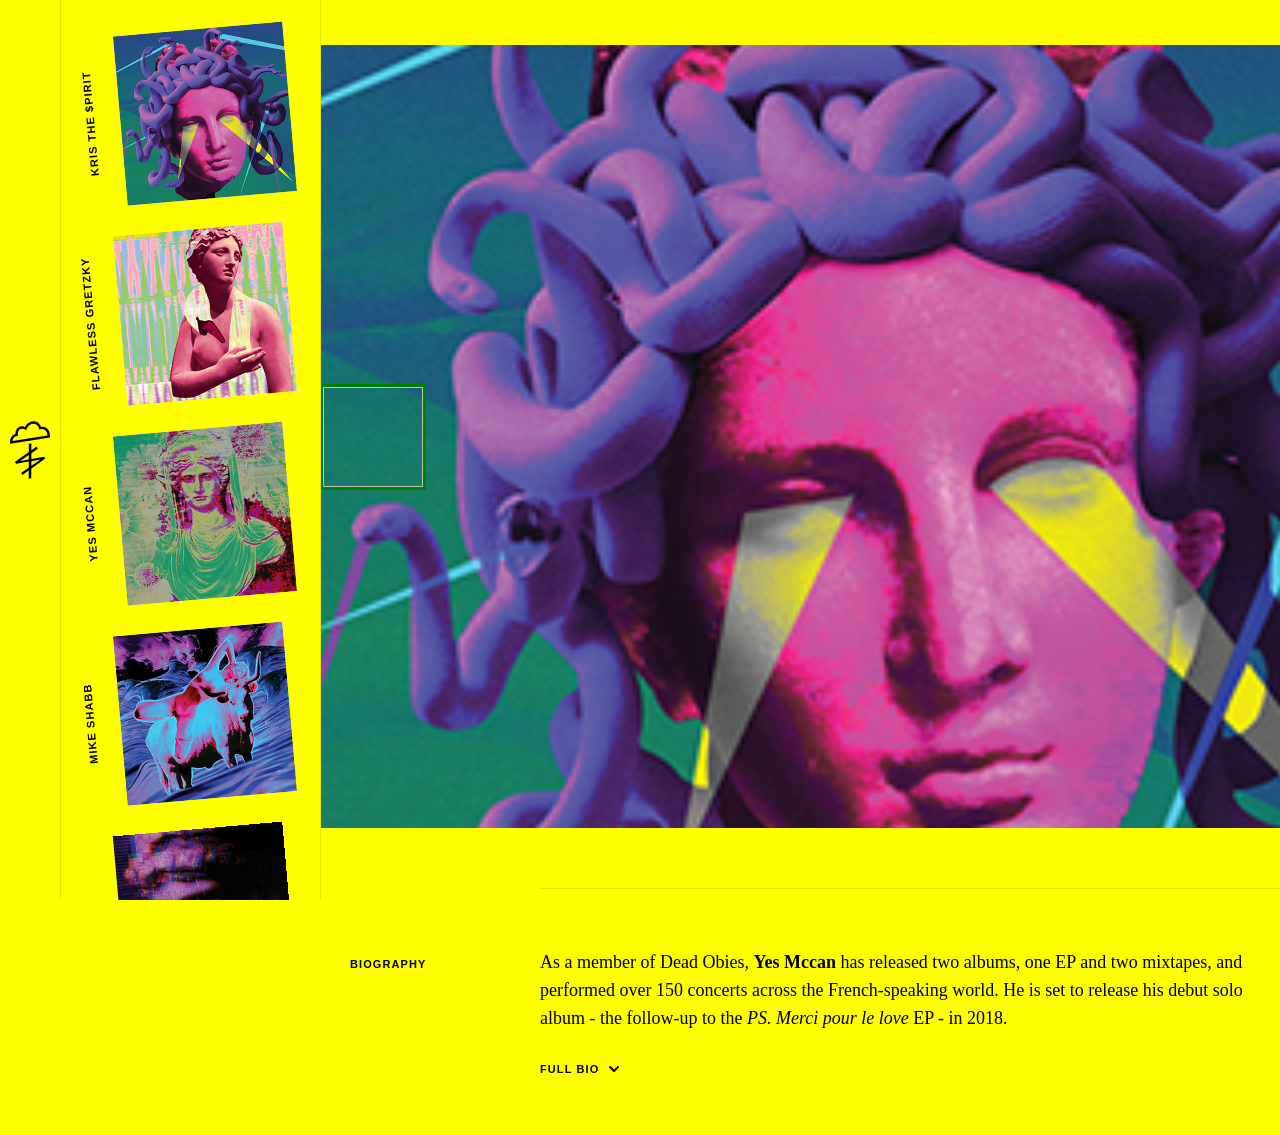
<file: test3.html>
<!doctype html>
<html data-all-langs="en,fr" lang="en"><head>
<link rel="stylesheet" type="text/css" href="./workspace/assets/css/mir.min.1.2.0.65.css">
<link rel="stylesheet" type="text/css" href="./workspace/assets/css/Dana3.css">

</head>
<body class="en page-artists-detail site-base-color body-ready" data-version="1.2.0.65">

<a href="#site-nav" class="visually-hidden">Skip to navigation</a><a href="#site-pages" class="visually-hidden">Skip to content</a><div class="padding-left-broadest" id="site">


<div id="Dana_left_Menus">
<header class="header overflow-hidden fixed left top bottom z-index-100 border-right-slimmest border-right-solid border-color-grey bg-color-white width-broadest js-site-header" role="menubar"><div data-change-state-action="toggle" data-change-state-click="nav-open" data-change-state-click-target=".js-site-header" class="header-toggler flexbox flex-column flex-center absolute left top bottom z-index-5 color-black js-change-state-click js-menu-toggle-btn"><i class="header-toggler-icon border-box block padding-thinnest width-broadest height-large max-height-full">


<svg xmlns="http://www.w3.org/2000/svg" version="1.1" width="50.2" height="72" viewBox="0 0 50.2 72" class="line-height-0 valign-top width-full height-full block"><g><path fill="currentColor" d="M48.2,11c-1.7-2.8-4.1-4.2-7.4-4.2c-0.5,0-1.2,0-1.8,0.2l-0.1,0l0-0.1c-1-3.3-4.1-7.1-9.4-7.1C22,0,19.1,6.6,18.9,6.9      l0,0.1l-0.1,0c-1-0.5-2-0.7-3.3-0.7c-2.2,0-4.3,0.7-5.8,2c-2.1,1.8-3.1,4.5-2.8,7.5l0,0.1l-0.1,0C4.5,16.4,0,19.4,0,26.4v1.9      l50.2-8v-1.4C50.2,16,49.5,13.1,48.2,11z M46.9,17.7l-43.7,7l0-0.1c0-0.9,0.4-5.5,6.7-6.6l0.1,0l0-0.1c0,0-0.8-4.4,1.2-6.8      c1-1.2,2.5-1.9,4.2-1.9c1.6,0,3.3,0.6,4.9,1.7l0.1,0.1l0-0.1c0-0.1,2.3-8,9.1-8c6.3,0,7.4,7.4,7.4,7.5l0,0.1l0.1,0      c0,0,2.1-0.7,3.8-0.7C41.4,9.9,46.6,10.1,46.9,17.7L46.9,17.7L46.9,17.7z"></path><path fill="currentColor" d="M26.8,47.2V40l0,0l8.2-5.7l-1.7-2.6l-6.5,4.6v-8.5l-3.2,0.5v10.3l0,0L6.2,51.2l1.4,2l16-2.7v7.6l0,0L14,64.9l1.7,2.6      l7.8-5.7V72l3.2-0.6V59.5l0,0l17.6-12.7l-1.6-2.2L26.8,47.2z M23.6,47.8L23.6,47.8l-10.8,1.9l10.8-7.4V47.8z M26.8,55.9V50l0.1,0      l11.3-2L26.8,55.9z"></path></g></svg></i>

</div><div class="header-panel flexbox flex-column justify-content-center absolute left top bottom width-giga">

<a data-ga-cat="menu-nav" data-ga-label="logo" class="header-logo border-box absolute left top padding-vertical-thinnest padding-horizontal-broad width-giga" role="menuitem" href="/en/">

<span >Make It Rain Records</span>
</a>

<nav id="site-nav" class="header-nav" role="menu">
<div class="site-nav-link-ctn">
<a data-selected-state-rem-class="partially-transparent" class="btn-page-index js-site-nav-link site-nav-link block relative text-shorter text-uppercase letter-spacing-widest font-weight-bold padding-horizontal-broad padding-vertical-thinnest partially-transparent opaque-on-hover transition-opacity transition-duration-fast" target="_self" role="menuitem" data-ga-label="en/News" data-ga-cat="menu-nav" href="/en/"><span>News</span></a></div><div class="site-nav-link-ctn">
<a data-selected-state-rem-class="partially-transparent" class="btn-page-artists btn-page-artists-detail is-selected js-site-nav-link site-nav-link block relative text-shorter text-uppercase letter-spacing-widest font-weight-bold padding-horizontal-broad padding-vertical-thinnest opaque-on-hover transition-opacity transition-duration-fast" target="_self" role="menuitem" data-ga-label="en/Artists" data-ga-cat="menu-nav" href="/en/artists/">

<span>Artists</span></a></div><div class="site-nav-link-ctn">

<a data-selected-state-rem-class="partially-transparent" class="btn-page-releases btn-page-releases-detail js-site-nav-link site-nav-link block relative text-shorter text-uppercase letter-spacing-widest font-weight-bold padding-horizontal-broad padding-vertical-thinnest partially-transparent opaque-on-hover transition-opacity transition-duration-fast" target="_self" role="menuitem" data-ga-label="en/Releases" data-ga-cat="menu-nav" href="/en/releases/"><span>Releases</span></a></div><div class="site-nav-link-ctn"><a data-selected-state-rem-class="partially-transparent" class="js-site-nav-link site-nav-link block relative text-shorter text-uppercase letter-spacing-widest font-weight-bold padding-horizontal-broad padding-vertical-thinnest partially-transparent opaque-on-hover transition-opacity transition-duration-fast" target="_self" role="menuitem" data-ga-label="en/Store" data-ga-cat="menu-nav" href="https://store.bonsound.com/collections/make-it-rain-records"><span>Store</span></a></div><div class="site-nav-link-ctn"><a data-selected-state-rem-class="partially-transparent" class="btn-page-contact js-site-nav-link site-nav-link block relative text-shorter text-uppercase letter-spacing-widest font-weight-bold padding-horizontal-broad padding-vertical-thinnest partially-transparent opaque-on-hover transition-opacity transition-duration-fast" target="_self" role="menuitem" data-ga-label="en/Contact" data-ga-cat="menu-nav" href="/en/contact/"><span>Contact</span></a></div><div class="site-nav-link-ctn"><a data-selected-state-rem-class="partially-transparent" class="js-alt-lg-link site-nav-link block relative text-shorter text-uppercase letter-spacing-widest font-weight-bold padding-horizontal-broad padding-vertical-thinnest partially-transparent opaque-on-hover transition-opacity transition-duration-fast" data-ga-cat="menu-nav" data-ga-label="fr Français" data-ga-action="langue" data-action="full" data-lg="fr" href="/fr/artistes/detail/yes-mccan/">Fr</a></div></nav></div></header>


</div>

<div id="site-pages"><div data-response-url="/en/artists/detail/yes-mccan/" class="page" id="page-artists-detail"><div class="js-article-ctn"><div class="js-article" data-handle="yes-mccan"><div class="relative  margin-horizontal-auto  max-width-bigger  padding-left-tiniest-from-md padding-bottom-broadest">



<div id="artist-image-marrging">

<div class="overflow-hidden relative padding-bottom-9_16 width-full js-skew-on-scroll">


<figure class="artist-image absolute fill jit-image-bg" style="background-image:url('');background-repeat:no-repeat;background-position:50% 50%;background-size:cover;">
</figure>

	<div id="Dana_prev" style="position: absolute; top: 50%; background-position: 50% 50%;">
		<img class="" style="position: relative;top: 50%;display: block;background-image: url('');/* background-repeat:no-repeat; *//* background-position:50% 50%; */background-size:cover;width:  100px;height:  100px;border: 3px solid green;margin-top: -50%;">
	</div>
	
	<div id="Dana_Next" style="position: absolute; top: 50%; background-position: 50% 50%; right: 0%;">
		<img class="" style="position: relative;top: 50%;display: block;background-image: url('');/* background-repeat:no-repeat; *//* background-position:50% 50%; */background-size:cover;width:  100px;height:  100px;border: 3px solid green;margin-top: -50%;">
	</div>

</div><div class="page-content">



<div class="flexbox-from-sm flex-row align-items-baseline margin-top-broadest margin-left-broad margin-left-broadest-from-lg js-skew-on-scroll">




<h2 class="flex-shrink-0 text-shorter text-uppercase letter-spacing-widest font-weight-bold margin-bottom-thinner-to-sm padding-right-broad-from-sm width-giga-from-sm">Biography</h2>

<div id="bio-ctn-12147" class="flex-grow-1 padding-top-broad padding-top-broadest-from-sm padding-right-broad padding-right-giga-from-lg border-top-slimmest border-top-solid border-color-grey">

<div data-full-bio-state-follower-common-ancestor="#bio-ctn-12147" data-full-bio-state-follower=".js-long-bio, .js-bio-toggler-icon, .js-bio-toggler-txt" data-full-bio-state-add-class="display-none" class="js-short-bio"><div class="text-sandbox"><p>As a member of Dead Obies, <strong>Yes Mccan</strong> has released two albums, one EP and two mixtapes, and performed over 150 concerts across the French-speaking world. He is set to release his debut solo album - the follow-up to the <em>PS. Merci pour le love</em> EP - in 2018.</p></div></div><div data-full-bio-state-rem-class="display-none" class="display-none text-sandbox js-long-bio"><p><strong>Yes Mccan</strong> made his name on Montreal’s WordUP! rap battle circuit in the early 00s. It was then that he met some of the future members of <strong>Dead Obies</strong> with whom he has since released two albums, one EP and two mixtapes, and performed over 150 concerts across the French-speaking world. </p><p>On top of continuing his activities with Dead Obies, Yes Mccan has a leading role on the TV show <em>Fugueuse</em> (TVA) and is currently hard at work on his debut album, to be released in 2018.</p></div><button data-change-state-action="toggle" data-change-state-click="full-bio" data-change-state-click-target="#bio-ctn-12147 .js-short-bio" class="block text-shorter text-uppercase letter-spacing-widest font-weight-bold margin-top-broad cursor-pointer partially-transparent-on-hover transition-opacity transition-duration-faster js-change-state-click"><span class="flexbox flex-row align-items-center"><span class="js-bio-toggler-txt" data-full-bio-state-add-class="display-none">Full bio</span><span class="js-bio-toggler-txt display-none" data-full-bio-state-rem-class="display-none">Short bio</span><i data-full-bio-state-rem-class="rotate-180deg" class="rotate-180deg padding-horizontal-thinnest square-thinnest js-bio-toggler-icon"><svg xmlns="http://www.w3.org/2000/svg" version="1.1" width="20.2" height="11.9" viewBox="0 0 20.2 11.9" class="line-height-0 valign-top width-full height-full block"><path fill="currentColor" d="M18.2,11.9c-0.5,0-1-0.2-1.4-0.6L10,4.8l-6.6,6.5c-0.8,0.8-2,0.8-2.8,0c-0.8-0.8-0.8-2.1,0-2.8l8-7.9c0.8-0.8,2-0.8,2.8,0     l8.2,7.9c0.8,0.8,0.8,2,0.1,2.8C19.2,11.7,18.7,11.9,18.2,11.9z"></path></svg></i></span></button></div></div>


</div>
</div>
</div>
</div>
</div>

	<div id="Dana_Profile_Page" class="artist-sidebar display-none-to-md overflow-hidden fixed left-broadest top bottom z-index-90 border-right-slimmest border-right-solid border-color-grey bg-color-white">

	<div class="artist-sidebar-inner-ctn overflow-y-auto overflow-scrolling-touch width-tiniest height-full">

	<div id="Dana_Profile_Page_1" class="artist-sidebar-item relative margin-broad">

	<a class="artist-sidebar-item-link block relative padding-left-broad" href="/en/artists/detail/kris-the-spirit/">

	<div class="overflow-hidden relative padding-bottom-full width-full">

	<figure class="artist-sidebar-item-image-bg-img absolute fill jit-image-bg" style="background-image:url('');background-repeat:no-repeat;background-position:50% 50%;background-size:cover;">
	</figure>

	</div>

	<div class="translate-minus-1_2-rotate-minus-90deg absolute left top-1_2 text-shorter text-uppercase letter-spacing-widest font-weight-bold text-center">

	<div class="artist-sidebar-item-name">

	Kris the $pirit

	</div>

	</div>

	</a>

	</div>





	<div id="Dana_Profile_Page_2" class="artist-sidebar-item relative margin-broad">

	<a class="artist-sidebar-item-link block relative padding-left-broad" href="/en/artists/detail/flawless-gretzky/">
	
	<div class="overflow-hidden relative padding-bottom-full width-full">
	
	<figure class="artist-sidebar-item-image-bg-img absolute fill jit-image-bg" style="background-image:url('');background-repeat:no-repeat;background-position:50% 50%;background-size:cover;">
	</figure>
	
	</div>
	
	<div class="translate-minus-1_2-rotate-minus-90deg absolute left top-1_2 text-shorter text-uppercase letter-spacing-widest font-weight-bold text-center">
	
	<div class="artist-sidebar-item-name">
	Flawless Gretzky

	</div>

	</div>

	</a>

	</div>






	<div id="Dana_Profile_Page_3" class="artist-sidebar-item relative margin-broad">
	
	<a class="artist-sidebar-item-link block relative padding-left-broad" href="/en/artists/detail/yes-mccan/">

	<div class="overflow-hidden relative padding-bottom-full width-full">

	<figure class="artist-sidebar-item-image-bg-img absolute fill jit-image-bg" style="background-image:url('');background-repeat:no-repeat;background-position:50% 50%;background-size:cover;">
	</figure>
	
	</div>
	
	<div class="translate-minus-1_2-rotate-minus-90deg absolute left top-1_2 text-shorter text-uppercase letter-spacing-widest font-weight-bold text-center">
	<div class="artist-sidebar-item-name">
	Yes Mccan
	</div>

	</div>

	</a>

	</div>







	<div id="Dana_Profile_Page_4" class="artist-sidebar-item relative margin-broad">

	<a class="artist-sidebar-item-link block relative padding-left-broad" href="/en/artists/detail/mike-shabb/">

	<div class="overflow-hidden relative padding-bottom-full width-full">

	<figure class="artist-sidebar-item-image-bg-img absolute fill jit-image-bg" style="background-image:url('');background-repeat:no-repeat;background-position:50% 50%;background-size:cover;">
	</figure>

	</div>

	<div class="translate-minus-1_2-rotate-minus-90deg absolute left top-1_2 text-shorter text-uppercase letter-spacing-widest font-weight-bold text-center">

	<div class="artist-sidebar-item-name">
	Mike Shabb
	</div>

	</div>

	</a>

	</div>






	<div id="Dana_Profile_Page_5" class="artist-sidebar-item relative margin-broad">

	<a class="artist-sidebar-item-link block relative padding-left-broad" href="/en/artists/detail/ouri/">

	<div class="overflow-hidden relative padding-bottom-full width-full">

	<figure class="artist-sidebar-item-image-bg-img absolute fill jit-image-bg" style="background-image:url('');background-repeat:no-repeat;background-position:50% 50%;background-size:cover;">
	</figure>

	</div>

	<div class="translate-minus-1_2-rotate-minus-90deg absolute left top-1_2 text-shorter text-uppercase letter-spacing-widest font-weight-bold text-center">

	<div class="artist-sidebar-item-name">
	Ouri
	</div>

	</div>

	</a>
	</div>

	</div>
	</div><!-- DANA PROFILE PAGE -->




	</div></div><footer></footer></div>


	<div id="bg-transition" class="bg-color-accent fixed fill z-index-max-minus-5 display-none">
		
	</div><div id="load-progress" class="z-index-max top left width-0 fixed display-none"></div><div id="block-user-agent" style="display:none;" onclick="this.innerHTML='';"><style type="text/css" scoped="">#block-user-agent-ctn {position: fixed;top: 0;left: 0;right: 0;bottom: auto;z-index: 2147483647;background-color: #000;background-color: rgba(0, 0, 0, 0.6);color: #FFF;font-weight: bold;font-size: 1.5em;font-family: inherit;line-height: 2em;vertical-align: middle;padding: 1em;margin: 0;cursor: hand;cursor: pointer;}#block-user-agent-content {max-width: 700px;margin: 0 auto;text-align: center;}</style><div id="block-user-agent-ctn"><div id="block-user-agent-content" data-message="Navigateurs non-supportés"></div></div>

	<script>
	(function (d, n, c) {if (!/(MSIE [567891][0]?|Version\/[5678].*Safari)/i.test(navigator.userAgent.toString())) {n.innerHTML = '';} else {if (c.getAttribute) {c.innerHTML = c.getAttribute('data-message');}else {c.innerHTML = c.attributes[1];}n.setAttribute('style','');}})(document, document.getElementById('block-user-agent'), document.getElementById('block-user-agent-content'))
	</script>

	</div>

	<script src="./workspace/assets/js/mir.min.1.2.0.65.js">
		
	</script>

	<script>
	App.pages.create({key: '#page-ui-toolkit',routes: ['/en/ui-toolkit/','/fr/ui-toolkit/']},'defaultPage');App.pages.create({key: '#page-artists-detail',routes: ['/en/artists/detail/*','/fr/artistes/detail/*']},'artists-detail-page');App.pages.create({key: '#page-artists',routes: ['/en/artists/','/fr/artistes/']},'list-page');App.pages.create({key: '#page-releases-detail',routes: ['/en/releases/detail/*','/fr/releases/detail/*']},'default-detail-page');App.pages.create({key: '#page-releases',routes: ['/en/releases/','/fr/releases/']},'list-page');App.pages.create({key: '#page-contact',routes: ['/en/contact/','/fr/contact/']},'defaultPage');App.pages.create({key: '#page-index',routes: ['/en/','/fr/','/']},'index');</script><script>(function(){App.run('#site-pages');})();
	</script>
	</body>
	</html><!-- cache-stamp: 2018-06-23T12:24 -->
</file>
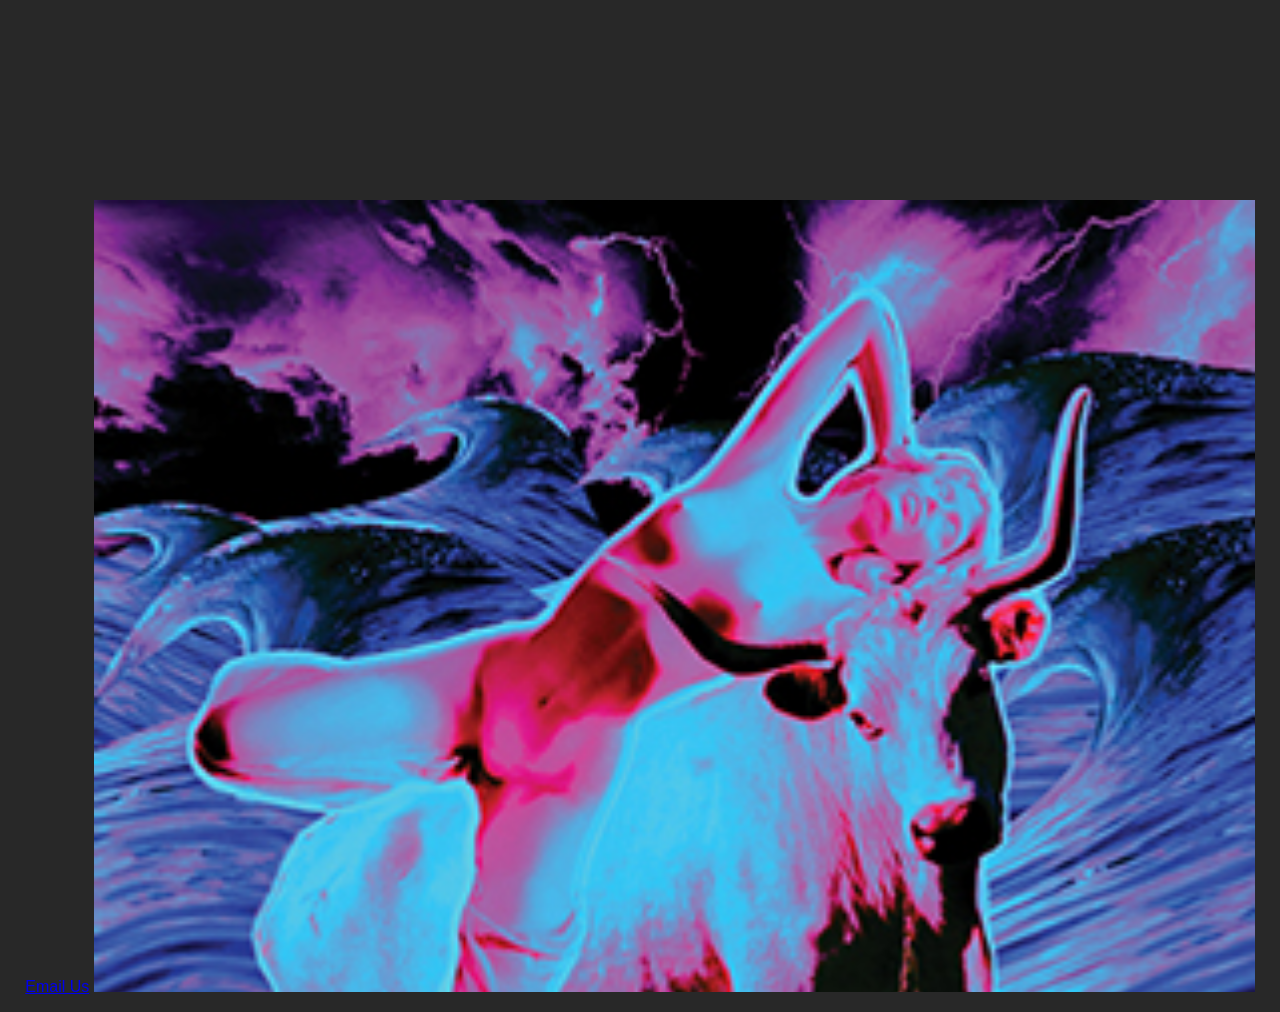
<file: test5.html>
<!DOCTYPE html>
<html>
<head>
    <meta charset="utf-8" />
    <title>CSS Slider - Template</title>
    <link rel="stylesheet" href="./csslider.css" />
    <style>
        html, body {
            margin: 0;
            padding: 100px 0 0 0;
            font: 400 100% arial, sans-serif;
            color: white;
            background: #282828;
            text-align: center;
        }
    </style>

</head>
<body>

	<a href="mailto:someone@yoursite.com">Email Us</a>  

    <div class="csslider">
        <input type="radio" name="slides" id="slides_1" checked />
        <input type="radio" name="slides" id="slides_2" />
        <input type="radio" name="slides" id="slides_3" />
        <input type="radio" name="slides" id="slides_4" />
        <input type="radio" name="slides" id="slides_N" />
        <ul>

        <!--1-->
            <li>

            <img style="width: 100%" src="./workspace/uploads/profile-picture/מדוזה.jpg"> 

            </li>

        <!--2-->
            <li>

            <img style="width: 100%" src="./workspace/uploads/profile-picture/לדה.jpg"> 

            </li>

        <!--3-->
            <li>

            <img style="width: 100%" src="./workspace/uploads/profile-picture/פרספונה.jpg"> 

            </li>

        <!--4-->
            <li>

            <img style="width: 100%" src="./workspace/uploads/profile-picture/אירופה.jpg"> 

            </li>

        <!--5-->
            <li>

            <img style="width: 100%" src="./workspace/uploads/profile-picture/דנאה.jpg"> 

            </li>

        </ul>
        <div class="arrows" style="visibility: hidden;">
            <label for="slides_1"></label>
            <label for="slides_2"></label>
            <label for="slides_3"></label>
            <label for="slides_4"></label>
            <label for="slides_5"></label>
        </div>
        <div class="navigation" style="visibility: hidden;">
            <div>
                <label for="slides_1"></label>
                <label for="slides_2"></label>
                <label for="slides_3"></label>
                <label for="slides_4"></label>
                <label for="slides_5"></label>
            </div>
        </div>
    </div>
</body>

    <script type="text/javascript">

		var prevIndex = 1;

    	(function() {
			myFunction(4);
		})();


		function myFunction(index) {
		    var next = document.getElementById("slides_" + index);
		    var prev = document.getElementById("slides_" + prevIndex);
		    var att = document.createAttribute("checked");
		    next.setAttributeNode(att);
		    prev.removeAttribute("checked");
		    prevIndex = index;
		}

    </script>

</html>
</file>
<file: workspace/assets/css/mir.min.1.2.0.65.css>
/*! MakeItRain - v1.2.0 - r66480 - build 65 - 2018-04-30
 * Copyright (c) 2018 Deux Huit Huit (https://deuxhuithuit.com/);
 * Private. All rights reserved. Deux Huit Huit and others. */
@import url(Fonts/Font1);@keyframes animatedLogo{0%,to{opacity:1}50%{opacity:0}}@keyframes pageTitleAnim{0%{-webkit-transform:translateY(100vh) scale(1,20);-moz-transform:translateY(100vh) scale(1,20);-ms-transform:translateY(100vh) scale(1,20);-o-transform:translateY(100vh) scale(1,20);transform:translateY(100vh) scale(1,20)}to{-webkit-transform:translateY(0) scale(1);-moz-transform:translateY(0) scale(1);-ms-transform:translateY(0) scale(1);-o-transform:translateY(0) scale(1);transform:translateY(0) scale(1)}}@keyframes pageTitleTitleColoredAnim{0%{opacity:1}to{opacity:0}}.border-box,.box-sizing-border-box{-webkit-box-sizing:border-box;-moz-box-sizing:border-box;-ms-box-sizing:border-box;-o-box-sizing:border-box;box-sizing:border-box}.clear,.clear-both{clear:both}.bg-color-true-white{background-color:#fff}.color-true-black{color:#000}.display-none,.hidden{display:none}.table{display:table}.inline{display:inline}.inline-block{display:inline-block}.block{display:block}.flexbox{display:-ms-flexbox;display:-webkit-flex;display:flex}.flex-center{-webkit-justify-content:center;-ms-flex-pack:center;justify-content:center;-webkit-align-items:center;-ms-flex-align:center;align-items:center}.align-items-start,.flex-align-items-start{-webkit-align-items:flex-start;align-items:flex-start;-ms-flex-align:start}.align-items-center,.flex-align-items-center{-webkit-align-items:center;-ms-flex-align:center;align-items:center}.align-items-baseline,.flex-align-items-baseline{-webkit-align-items:baseline;-ms-flex-align:baseline;align-items:baseline}.align-self-start,.flex-align-self-start{-webkit-align-self:flex-start;align-self:flex-start;-ms-flex-item-align:start}.flex-justify-start,.justify-content-start{-webkit-justify-content:flex-start;justify-content:flex-start;-ms-flex-pack:start}.flex-justify-center,.justify-content-center{-webkit-justify-content:center;-ms-flex-pack:center;justify-content:center}.flex-justify-end,.justify-content-end{-webkit-justify-content:flex-end;justify-content:flex-end;-ms-flex-pack:end}.flex-justify-space-between,.justify-content-space-between{-webkit-justify-content:space-between;-ms-flex-pack:space-between;justify-content:space-between}.flex-wrap{-webkit-flex-wrap:wrap;-ms-flex-wrap:wrap;flex-wrap:wrap}.flex-row{-webkit-flex-direction:row;flex-direction:row}.flex-column{-webkit-flex-direction:column;flex-direction:column}.flex-grow-1{-webkit-flex-grow:1;flex-grow:1}.bold,.font-weight-bold{font-weight:700}.bolder,.font-weight-bolder{font-weight:900}.height-full{height:100%}.max-height-full{max-height:100%}.height-full-viewport{height:100vh}.min-height-full-viewport{min-height:100vh}.line-height-0{line-height:0}.margin-horizontal-auto{margin-left:auto;margin-right:auto}.margin-left-auto{margin-left:auto}.overflow-hidden,html.no-scroll{overflow:hidden}.overflow-y-auto{overflow-y:auto}.padding-bottom-9_16{padding-bottom:56.25%}.padding-bottom-full{padding-bottom:100%}.pointer-events-none{pointer-events:none}.absolute,.position-absolute{position:absolute}.fixed,.position-fixed{position:fixed}#site,.position-relative,.relative{position:relative}.text-align-center,.text-center{text-align:center}.text-align-right,.text-right{text-align:right}.rotate-90deg{-webkit-transform:rotate(90deg);-moz-transform:rotate(90deg);-ms-transform:rotate(90deg);-o-transform:rotate(90deg);transform:rotate(90deg)}.rotate-180deg{-webkit-transform:rotate(180deg);-moz-transform:rotate(180deg);-ms-transform:rotate(180deg);-o-transform:rotate(180deg);transform:rotate(180deg)}.translate-minus-1_2{-webkit-transform:translate(-50%,-50%);-moz-transform:translate(-50%,-50%);-ms-transform:translate(-50%,-50%);-o-transform:translate(-50%,-50%);transform:translate(-50%,-50%)}.translate-y-minus-1_2{-webkit-transform:translateY(-50%);-moz-transform:translateY(-50%);-ms-transform:translateY(-50%);-o-transform:translateY(-50%);transform:translateY(-50%)}.valign-top,.vertical-align-top{vertical-align:top}.visibility-visible,.visible{visibility:visible}.width-0{width:0}.width-1_3{width:33.33333333%}.width-1_4{width:25%}.width-full,body,html{width:100%}.width-full-viewport{width:100vw}.fill{top:0;left:0;right:0;bottom:0}.top{top:0}.top-1_2{top:50%}.left{left:0}.left-1_2{left:50%}.right{right:0}.bottom{bottom:0}@media screen and (min-width:600px){.width-1_2-from-ph{width:50%}}@media screen and (min-width:768px){.width-1_2-from-xs{width:50%}.width-1_3-from-xs{width:33.33333333%}}@media screen and (min-width:1024px){.flexbox-from-sm{display:-ms-flexbox;display:-webkit-flex;display:flex}.flex-row-from-sm{-webkit-flex-direction:row;flex-direction:row}.width-1_2-from-sm{width:50%}.width-1_3-from-sm{width:33.33333333%}}@media screen and (min-width:1280px){.flexbox-from-md{display:-ms-flexbox;display:-webkit-flex;display:flex}.width-1_2-from-md{width:50%}.width-1_4-from-md{width:25%}}@media screen and (max-width:1279px){.display-none-to-md{display:none}}@media screen and (max-width:1023px){.display-none-to-sm{display:none}.flex-column-to-sm{-webkit-flex-direction:column;flex-direction:column}}body,html{margin:0;padding:0}html{line-height:normal;font-family:serif}body{-webkit-font-feature-settings:"hist";min-height:100%;overflow-y:scroll;overflow-x:hidden}:focus{outline:0;-moz-outline:0;-webkit-outline:0}h1,h2,h3,h4,h5,h6{margin:0}a img{border:0;display:block}article,aside,figcaption,figure,footer,header,main,menu,nav,section{display:block;padding:0;position:static;margin:0}button,input,keygen,select,textarea{border-radius:0}keygen{font-family:serif}address{font-style:normal}a,button,input{-webkit-touch-action:manipulation;-ms-touch-action:manipulation;touch-action:manipulation}button{margin:0;background:0 0}button,fieldset,legend{border:0;padding:0}*{-webkit-tap-highlight-color:transparent;-webkit-font-smoothing:antialiased;-webkit-text-size-adjust:none;-webkit-flex-basis:auto;flex-basis:auto;min-height:0;min-width:0}svg text,svg textpath{alignment-baseline:central;text-rendering:geometricPrecision}@media screen and (-webkit-min-device-pixel-ratio:1.5){html{font-size:31.25%}}@media screen and (-webkit-min-device-pixel-ratio:1.5) and screen and (min-width:768px){html{font-size:37.5%}}@media screen and (min-device-pixel-ratio:1.5){html{font-size:31.25%}}@media screen and (min-device-pixel-ratio:1.5) and screen and (min-width:768px){html{font-size:37.5%}}@media screen and (min-width:768px){html{font-size:50%}}@media screen and (min-width:1280px){html{font-size:62.5%}}html{min-height:100%;height:100%;overflow:visible;font-size:62.5%}html.no-scroll body{overflow-y:hidden}.border-radius-full,.radius-full{border-radius:100%}.border-solid,.border-style-solid{border-style:solid}.border-top-solid{border-top-style:solid}.border-right-solid{border-right-style:solid}.cursor-pointer{cursor:pointer}.visually-hidden{position:absolute!important;clip:rect(1px 1px 1px 1px);clip:rect(1px,1px,1px,1px);padding:0!important;border:0!important;height:1px!important;width:1px!important;overflow:hidden}body:hover .visually-hidden a,body:hover .visually-hidden button,body:hover .visually-hidden input{display:none!important}.flex-shrink-0{-webkit-flex-shrink:0;flex-shrink:0}.font-style-italic,.italic{font-style:italic}.text-transform-upper,.text-upper,.text-uppercase,.upper{text-transform:uppercase}.transition-bg-color{-webkit-transition-property:bottom,background-color;-moz-transition-property:bottom,background-color;-ms-transition-property:bottom,background-color;-o-transition-property:bottom,background-color;transition-property:bottom,background-color}.transition-opacity{-webkit-transition-property:opacity;-moz-transition-property:opacity;-ms-transition-property:opacity;-o-transition-property:opacity;transition-property:opacity}.transition-transform-filter{-webkit-transition-property:transform,filter;-moz-transition-property:transform,filter;-ms-transition-property:transform,filter;-o-transition-property:transform,filter;transition-property:transform,filter}.white-space-nowrap{white-space:nowrap}.z-index-1{z-index:1}.z-index-5{z-index:5}.z-index-20{z-index:20}.z-index-90{z-index:90}.z-index-100{z-index:100}.z-index-max-minus-5{z-index:9999995}.z-index-max{z-index:10000000}.border-radius-sharpest,.radius-sharpest{border-radius:2px}.border-radius-sharp,.radius-sharp{border-radius:5px}.border-slimmest{border-width:1px}.border-slimmer{border-width:2px}.border-top-slimmest{border-top-width:1px}.border-right-slimmest{border-right-width:1px}.transition-duration-faster{-webkit-transition-duration:200ms;-moz-transition-duration:200ms;-ms-transition-duration:200ms;-o-transition-duration:200ms;transition-duration:200ms}.transition-duration-fast{-webkit-transition-duration:300ms;-moz-transition-duration:300ms;-ms-transition-duration:300ms;-o-transition-duration:300ms;transition-duration:300ms}.square-micro{width:.5rem;height:.5rem}.square-thinnest{width:1rem;height:1rem}.square-thin{width:2rem;height:2rem}.square-broad{width:3rem;height:3rem}.square-broadest{width:6rem;height:6rem}.square-giga{width:16rem;height:16rem}.color-black{color:#000}.bg-color-black{background-color:#000}.border-color-black{border-color:#000}.color-white{color:#fff}.color-grey{color:rgba(0,0,0,.1)}.bg-color-grey{background-color:rgba(0,0,0,.1)}.border-color-grey{border-color:rgba(0,0,0,.1)}.color-accent{color:#ff0}.bg-color-accent{background-color:#ff0}.text-shortest{font-size:.9rem}.text-shorter{font-size:1.1rem}.text-short{font-size:1.2rem}.text-current{font-size:1.4rem}.text-tall{font-size:1.8rem}.text-taller{font-size:2.4rem}.text-giant{font-size:12rem}.height-broadest{height:6rem}.height-large{height:8rem}.height-larger{height:10rem}.height-largest{height:12rem}.height-giga{height:16rem}.height-tera{height:20rem}.letter-spacing-widest{letter-spacing:.1em}.margin-broad{margin:3rem}.margin-vertical-broadest{margin-top:6rem;margin-bottom:6rem}.margin-bottom-micro{margin-bottom:.5rem}.margin-bottom-broad{margin-bottom:3rem}.margin-left-broad{margin-left:3rem}.margin-left-minus-broader{margin-left:-4rem}.margin-right-thinner{margin-right:1.5rem}.margin-top-micro{margin-top:.5rem}.margin-top-broad{margin-top:3rem}.margin-top-broadest{margin-top:6rem}.margin-top-minus-broader{margin-top:-4rem}.opacity-transparent,.transparent{opacity:0}.opacity-partially-transparent,.partially-transparent{opacity:.4}.opacity-quasi-opaque,.quasi-opaque{opacity:.8}html:not(.mobile) .opacity-partially-transparent-on-hover:hover,html:not(.mobile) .partially-transparent-on-hover:hover{opacity:.4}html:not(.mobile) .opacity-translucent-on-hover:hover,html:not(.mobile) .translucent-on-hover:hover{opacity:.5}html:not(.mobile) .opacity-opaque-on-hover:hover,html:not(.mobile) .opaque-on-hover:hover,html:not(.mobile) .target:hover .opaque-on-target-hover{opacity:1}.padding-micro{padding:.5rem}.padding-thinnest{padding:1rem}.padding-thinner{padding:1.5rem}.padding-broadest{padding:6rem}.padding-vertical-thinnest{padding-top:1rem;padding-bottom:1rem}.padding-vertical-broadest{padding-top:6rem;padding-bottom:6rem}.padding-horizontal-thinnest{padding-left:1rem;padding-right:1rem}.padding-horizontal-broad{padding-left:3rem;padding-right:3rem}.padding-bottom-thinnest{padding-bottom:1rem}.padding-bottom-thin{padding-bottom:2rem}.padding-bottom-broad{padding-bottom:3rem}.padding-bottom-broadest{padding-bottom:6rem}.padding-left-thinnest{padding-left:1rem}.padding-left-thinner{padding-left:1.5rem}.padding-left-broad{padding-left:3rem}.padding-left-broader{padding-left:4rem}.padding-left-broadest{padding-left:6rem}.padding-right-broad{padding-right:3rem}.padding-top-broad{padding-top:3rem}.padding-top-broader{padding-top:4rem}.padding-top-large{padding-top:8rem}.width-micro{width:.5rem}.width-thinnest{width:1rem}.width-broadest{width:6rem}.width-larger{width:10rem}.width-largest{width:12rem}.width-giga{width:16rem}.width-tera{width:20rem}.width-tiniest{width:26rem}.width-tinier{width:29rem}.max-width-small{max-width:56rem}.max-width-bigger{max-width:128rem}.max-width-biggest{max-width:160rem}.top-thinner{top:1.5rem}.top-thin{top:2rem}.left-thinner{left:1.5rem}.left-broadest{left:6rem}.right-thinnest{right:1rem}.right-thinner{right:1.5rem}.right-thin{right:2rem}.bottom-thinner{bottom:1.5rem}.bottom-minus-thin{bottom:-2rem}@media screen and (min-width:768px){.padding-top-large-from-xs{padding-top:8rem}}@media screen and (min-width:1024px){.margin-left-broadest-from-sm{margin-left:6rem}.padding-right-broad-from-sm{padding-right:3rem}.padding-top-broadest-from-sm{padding-top:6rem}.width-giga-from-sm{width:16rem}.right-minus-thinner-from-sm{right:-1.5rem}}@media screen and (min-width:1280px){.padding-left-tiniest-from-md{padding-left:26rem}.padding-top-giga-from-md{padding-top:16rem}}@media screen and (min-width:1440px){.margin-left-broadest-from-lg{margin-left:6rem}.padding-right-giga-from-lg{padding-right:16rem}.width-small-from-lg{width:56rem}}@media screen and (max-width:1279px){.margin-top-broadest-to-md{margin-top:6rem}}@media screen and (max-width:1023px){.margin-bottom-thinner-to-sm{margin-bottom:1.5rem}.margin-top-broad-to-sm{margin-top:3rem}.margin-top-broadest-to-sm{margin-top:6rem}}@media screen and (max-width:1023px){html{font-size:56.25%}}@media screen and (max-width:767px){html{font-size:50%}}html body{color:#000;font-family:'Montserrat',sans-serif;font-size:1.4rem;background:#fff;-webkit-font-smoothing:antialiased;-moz-osx-font-smoothing:grayscale}.site-base-color ::selection{background-color:#000;color:#fff}.site-base-color ::-moz-selection{background-color:#000;color:#fff}hr{border:0;height:0;background:0 0;display:block}h1,h2,h3,h4,h5,h6{margin-top:0;margin-bottom:0;text-rendering:optimizeLegibility}.p,a,blockquote,button,h1,h2,h3,h4,h5,h6,li,p{font-family:inherit;font-weight:inherit;line-height:inherit;color:inherit;font-size:inherit}blockquote,hr,p,ul{padding:0;margin:0}a{text-decoration:none}sup{line-height:0;font-size:.45em}input,select,textarea{margin:0;padding:0;font-family:'Montserrat',sans-serif}.overflow-scrolling-touch{-webkit-overflow-scrolling:touch}.page-index{-webkit-overflow-scrolling:auto;overflow:hidden}.translate-minus-1_2-rotate-minus-90deg{-webkit-transform:translate(-50%,-50%) rotateZ(-90deg);-moz-transform:translate(-50%,-50%) rotateZ(-90deg);-ms-transform:translate(-50%,-50%) rotateZ(-90deg);-o-transform:translate(-50%,-50%) rotateZ(-90deg);transform:translate(-50%,-50%) rotateZ(-90deg)}.translate-minus-1_2-2px{-webkit-transform:translate(-50%,-4px);-moz-transform:translate(-50%,-4px);-ms-transform:translate(-50%,-4px);-o-transform:translate(-50%,-4px);transform:translate(-50%,-4px)}html:not(.mobile) .target:hover .transparent-on-target-hover{opacity:0}html:not(.mobile) .target:hover .bg-color-black-on-target-hover{background-color:#000}.bg-color-white,html body{background-color:#ff0}.custom-box-shadow{-webkit-box-shadow:3px 0 54px rgba(0,0,0,.13);box-shadow:3px 0 54px rgba(0,0,0,.13)}.js-auto-slide-click-trigger.is-auto-slide-click i{-webkit-transform:none;-moz-transform:none;-ms-transform:none;-o-transform:none;transform:none}.card-default-top{-webkit-transition:transform 300ms cubic-bezier(.19,1,.22,1);-moz-transition:transform 300ms cubic-bezier(.19,1,.22,1);-ms-transition:transform 300ms cubic-bezier(.19,1,.22,1);-o-transition:transform 300ms cubic-bezier(.19,1,.22,1);transition:transform 300ms cubic-bezier(.19,1,.22,1)}.card-default-top.translated{-webkit-transform:translateY(-5rem);-moz-transform:translateY(-5rem);-ms-transform:translateY(-5rem);-o-transform:translateY(-5rem);transform:translateY(-5rem)}html.touch .page-index{overflow:hidden;width:100%;height:100%;min-height:1px}.page-index #site{padding-left:16rem}.header{opacity:0}html:not(.touch) .header{-webkit-transition:width 300ms 300ms;-moz-transition:width 300ms 300ms;-ms-transition:width 300ms 300ms;-o-transition:width 300ms 300ms;transition:width 300ms 300ms}html:not(.touch) .header .header-toggler{-webkit-transition:transform 300ms 300ms;-moz-transition:transform 300ms 300ms;-ms-transition:transform 300ms 300ms;-o-transition:transform 300ms 300ms;transition:transform 300ms 300ms}html:not(.touch) .header .header-logo,html:not(.touch) .header .site-nav-link-ctn{-webkit-transition:transform 300ms;-moz-transition:transform 300ms;-ms-transition:transform 300ms;-o-transition:transform 300ms;transition:transform 300ms;-webkit-transform:translateX(-100%);-moz-transform:translateX(-100%);-ms-transform:translateX(-100%);-o-transform:translateX(-100%);transform:translateX(-100%)}html:not(.touch) .header .site-nav-link:before{-webkit-transition:left 300ms;-moz-transition:left 300ms;-ms-transition:left 300ms;-o-transition:left 300ms;transition:left 300ms;content:'';display:block;position:absolute;left:-1.5rem;top:50%;background:currentColor;width:1.5rem;height:1px}html:not(.mobile) html:not(.touch) .header .site-nav-link:hover:before,html:not(.touch) .header .site-nav-link.is-selected:before{left:0}html:not(.touch) .header.opened,html:not(.touch) .header:hover,html:not(.touch) body.page-index .header{width:16rem}html:not(.touch) .header.opened .header-toggler,html:not(.touch) .header:hover .header-toggler,html:not(.touch) body.page-index .header .header-toggler{-webkit-transform:translateX(-100%);-moz-transform:translateX(-100%);-ms-transform:translateX(-100%);-o-transform:translateX(-100%);transform:translateX(-100%);-webkit-transition-delay:0s;-moz-transition-delay:0s;-ms-transition-delay:0s;-o-transition-delay:0s;transition-delay:0s}html:not(.touch) .header.opened .header-logo,html:not(.touch) .header:hover .header-logo,html:not(.touch) body.page-index .header .header-logo{-webkit-transform:none;-moz-transform:none;-ms-transform:none;-o-transform:none;transform:none;-webkit-transition-delay:100ms;-moz-transition-delay:100ms;-ms-transition-delay:100ms;-o-transition-delay:100ms;transition-delay:100ms}html:not(.touch) .header.opened .site-nav-link-ctn,html:not(.touch) .header:hover .site-nav-link-ctn,html:not(.touch) body.page-index .header .site-nav-link-ctn{-webkit-transition-delay:200ms;-moz-transition-delay:200ms;-ms-transition-delay:200ms;-o-transition-delay:200ms;transition-delay:200ms;-webkit-transform:none;-moz-transform:none;-ms-transform:none;-o-transform:none;transform:none}html:not(.touch) .header.opened .site-nav-link-ctn:nth-child(2),html:not(.touch) .header:hover .site-nav-link-ctn:nth-child(2),html:not(.touch) body.page-index .header .site-nav-link-ctn:nth-child(2){-webkit-transition-delay:calc(200ms + .1s);-moz-transition-delay:calc(200ms + .1s);-ms-transition-delay:calc(200ms + .1s);-o-transition-delay:calc(200ms + .1s);transition-delay:calc(200ms + .1s)}html:not(.touch) .header.opened .site-nav-link-ctn:nth-child(3),html:not(.touch) .header:hover .site-nav-link-ctn:nth-child(3),html:not(.touch) body.page-index .header .site-nav-link-ctn:nth-child(3){-webkit-transition-delay:calc(200ms + .2s);-moz-transition-delay:calc(200ms + .2s);-ms-transition-delay:calc(200ms + .2s);-o-transition-delay:calc(200ms + .2s);transition-delay:calc(200ms + .2s)}html:not(.touch) .header.opened .site-nav-link-ctn:nth-child(4),html:not(.touch) .header:hover .site-nav-link-ctn:nth-child(4),html:not(.touch) body.page-index .header .site-nav-link-ctn:nth-child(4){-webkit-transition-delay:calc(200ms + .3s);-moz-transition-delay:calc(200ms + .3s);-ms-transition-delay:calc(200ms + .3s);-o-transition-delay:calc(200ms + .3s);transition-delay:calc(200ms + .3s)}html:not(.touch) .header.opened .site-nav-link-ctn:nth-child(5),html:not(.touch) .header:hover .site-nav-link-ctn:nth-child(5),html:not(.touch) body.page-index .header .site-nav-link-ctn:nth-child(5){-webkit-transition-delay:calc(200ms + .4s);-moz-transition-delay:calc(200ms + .4s);-ms-transition-delay:calc(200ms + .4s);-o-transition-delay:calc(200ms + .4s);transition-delay:calc(200ms + .4s)}html.touch .header{-webkit-transition:height 200ms 300ms;-moz-transition:height 200ms 300ms;-ms-transition:height 200ms 300ms;-o-transition:height 200ms 300ms;transition:height 200ms 300ms;overflow:visible;left:0;top:0;right:0;bottom:auto;border-right:none;width:100%;height:6rem}html.touch .header .header-toggler{-webkit-transition:transform 300ms 300ms;-moz-transition:transform 300ms 300ms;-ms-transition:transform 300ms 300ms;-o-transition:transform 300ms 300ms;transition:transform 300ms 300ms;top:auto;right:0;border-bottom:1px solid rgba(0,0,0,.1);background:#ff0;height:6rem;z-index:5}html.touch .header .header-toggler .header-toggler-icon{position:absolute;top:0;height:6rem}html.touch .header .header-toggler .header-toggler-icon svg{height:4rem}html.touch .header .header-toggler .header-toggler-icon.close{-webkit-transition:opacity 200ms;-moz-transition:opacity 200ms;-ms-transition:opacity 200ms;-o-transition:opacity 200ms;transition:opacity 200ms}html.touch .header .header-panel{-webkit-transition:height 300ms;-moz-transition:height 300ms;-ms-transition:height 300ms;-o-transition:height 300ms;transition:height 300ms;-webkit-align-items:center;-ms-flex-align:center;align-items:center;overflow:hidden;top:0;bottom:auto;background:#ff0;width:100vw;height:0}html.touch .header .header-logo{position:relative;margin-bottom:3rem}html.touch .header .header-logo,html.touch .header .site-nav-link-ctn{-webkit-transition-property:opacity,transform;-moz-transition-property:opacity,transform;-ms-transition-property:opacity,transform;-o-transition-property:opacity,transform;transition-property:opacity,transform;-webkit-transition-duration:300ms;-moz-transition-duration:300ms;-ms-transition-duration:300ms;-o-transition-duration:300ms;transition-duration:300ms;-webkit-transform:translateY(-25px);-moz-transform:translateY(-25px);-ms-transform:translateY(-25px);-o-transform:translateY(-25px);transform:translateY(-25px);opacity:0}html.touch .header.is-nav-open{-webkit-transition-delay:0s;-moz-transition-delay:0s;-ms-transition-delay:0s;-o-transition-delay:0s;transition-delay:0s}html.touch .header.is-nav-open .header-logo{-webkit-transform:none;-moz-transform:none;-ms-transform:none;-o-transform:none;transform:none;-webkit-transition-delay:200ms;-moz-transition-delay:200ms;-ms-transition-delay:200ms;-o-transition-delay:200ms;transition-delay:200ms;opacity:1}html.touch .header.is-nav-open .header-toggler .header-toggler-icon.close{opacity:1}html.touch .header.is-nav-open .header-panel{height:100vh}html.touch .header.is-nav-open .site-nav-link-ctn{-webkit-transition-delay:300ms;-moz-transition-delay:300ms;-ms-transition-delay:300ms;-o-transition-delay:300ms;transition-delay:300ms;-webkit-transform:none;-moz-transform:none;-ms-transform:none;-o-transform:none;transform:none;opacity:1}html.touch .header.is-nav-open .site-nav-link-ctn:nth-child(2){-webkit-transition-delay:calc(300ms + .1s);-moz-transition-delay:calc(300ms + .1s);-ms-transition-delay:calc(300ms + .1s);-o-transition-delay:calc(300ms + .1s);transition-delay:calc(300ms + .1s)}html.touch .header.is-nav-open .site-nav-link-ctn:nth-child(3){-webkit-transition-delay:calc(300ms + .2s);-moz-transition-delay:calc(300ms + .2s);-ms-transition-delay:calc(300ms + .2s);-o-transition-delay:calc(300ms + .2s);transition-delay:calc(300ms + .2s)}html.touch .header.is-nav-open .site-nav-link-ctn:nth-child(4){-webkit-transition-delay:calc(300ms + .3s);-moz-transition-delay:calc(300ms + .3s);-ms-transition-delay:calc(300ms + .3s);-o-transition-delay:calc(300ms + .3s);transition-delay:calc(300ms + .3s)}html.touch .header.is-nav-open .site-nav-link-ctn:nth-child(5){-webkit-transition-delay:calc(300ms + .4s);-moz-transition-delay:calc(300ms + .4s);-ms-transition-delay:calc(300ms + .4s);-o-transition-delay:calc(300ms + .4s);transition-delay:calc(300ms + .4s)}html.touch .header .site-nav-link{text-align:center;font-size:1.8rem}html.touch .header .site-nav-link span{display:inline-block;position:relative}html.touch .header .site-nav-link span:before{-webkit-transition:right 300ms;-moz-transition:right 300ms;-ms-transition:right 300ms;-o-transition:right 300ms;transition:right 300ms;content:'';display:block;position:absolute;left:-.5rem;right:calc(100% + .5rem);top:50%;background:currentColor;height:1px}html.touch .header .site-nav-link.is-selected span:before{right:.5rem}#site-loader .site-loader-animated-logo{-webkit-transition:transform 400ms;-moz-transition:transform 400ms;-ms-transition:transform 400ms;-o-transition:transform 400ms;transition:transform 400ms;-webkit-transform:translateY(100vh) scale(1,5);-moz-transform:translateY(100vh) scale(1,5);-ms-transform:translateY(100vh) scale(1,5);-o-transform:translateY(100vh) scale(1,5);transform:translateY(100vh) scale(1,5)}#site-loader.is-entering .site-loader-animated-logo{-webkit-transform:none;-moz-transform:none;-ms-transform:none;-o-transform:none;transform:none;-webkit-animation:animatedLogo .2s 400ms linear infinite;-moz-animation:animatedLogo .2s 400ms linear infinite;-ms-animation:animatedLogo .2s 400ms linear infinite;-o-animation:animatedLogo .2s 400ms linear infinite;animation:animatedLogo .2s 400ms linear infinite}#site-loader.is-leaving .site-loader-animated-logo{-webkit-transform:translateY(-100vh) scale(1,5);-moz-transform:translateY(-100vh) scale(1,5);-ms-transform:translateY(-100vh) scale(1,5);-o-transform:translateY(-100vh) scale(1,5);transform:translateY(-100vh) scale(1,5)}.page-title .page-title-title{-webkit-transform:rotateZ(-5deg) scale(1,.6);-moz-transform:rotateZ(-5deg) scale(1,.6);-ms-transform:rotateZ(-5deg) scale(1,.6);-o-transform:rotateZ(-5deg) scale(1,.6);transform:rotateZ(-5deg) scale(1,.6);-webkit-transform-origin:100% 0;-moz-transform-origin:100% 0;-ms-transform-origin:100% 0;-o-transform-origin:100% 0;transform-origin:100% 0;-webkit-backface-visibility:hidden}.page-title .page-title-title.colored{-webkit-text-stroke-width:1px;-webkit-text-stroke-color:currentColor}.home-slider .home-slider-slide{-webkit-transition:opacity .1s;-moz-transition:opacity .1s;-ms-transition:opacity .1s;-o-transition:opacity .1s;transition:opacity .1s;z-index:2;pointer-events:none;opacity:0}.home-slider .home-slider-slide .home-slider-slide-title{opacity:0}.home-slider .home-slider-slide .home-slider-slide-card,.home-slider .home-slider-slide .home-slider-slide-image-ctn{-webkit-transition-property:left,transform;-moz-transition-property:left,transform;-ms-transition-property:left,transform;-o-transition-property:left,transform;transition-property:left,transform;-webkit-transition-duration:700ms;-moz-transition-duration:700ms;-ms-transition-duration:700ms;-o-transition-duration:700ms;transition-duration:700ms;-webkit-transition-delay:100ms;-moz-transition-delay:100ms;-ms-transition-delay:100ms;-o-transition-delay:100ms;transition-delay:100ms;-webkit-transition-timing-function:cubic-bezier(.19,1,.22,1);-moz-transition-timing-function:cubic-bezier(.19,1,.22,1);-ms-transition-timing-function:cubic-bezier(.19,1,.22,1);-o-transition-timing-function:cubic-bezier(.19,1,.22,1);transition-timing-function:cubic-bezier(.19,1,.22,1);-webkit-transform:translateY(100vh) skewY(20deg);-moz-transform:translateY(100vh) skewY(20deg);-ms-transform:translateY(100vh) skewY(20deg);-o-transform:translateY(100vh) skewY(20deg);transform:translateY(100vh) skewY(20deg);-webkit-transform-origin:0 0;-moz-transform-origin:0 0;-ms-transform-origin:0 0;-o-transform-origin:0 0;transform-origin:0 0;-webkit-backface-visibility:hidden}.home-slider .home-slider-slide .home-slider-slide-card{-webkit-transition-property:transform;-moz-transition-property:transform;-ms-transition-property:transform;-o-transition-property:transform;transition-property:transform;-webkit-transition-delay:0s;-moz-transition-delay:0s;-ms-transition-delay:0s;-o-transition-delay:0s;transition-delay:0s}.home-slider .home-slider-slide.is-arriving-up .home-slider-slide-card,.home-slider .home-slider-slide.is-arriving-up .home-slider-slide-image-ctn,.home-slider .home-slider-slide.is-leaving-up .home-slider-slide-card,.home-slider .home-slider-slide.is-leaving-up .home-slider-slide-image-ctn{-webkit-transform:translateY(-100vh) skewY(-20deg);-moz-transform:translateY(-100vh) skewY(-20deg);-ms-transform:translateY(-100vh) skewY(-20deg);-o-transform:translateY(-100vh) skewY(-20deg);transform:translateY(-100vh) skewY(-20deg);-webkit-transform-origin:0 100%;-moz-transform-origin:0 100%;-ms-transform-origin:0 100%;-o-transform-origin:0 100%;transform-origin:0 100%}.home-slider .home-slider-slide.is-selected{z-index:1;pointer-events:auto;opacity:1}.home-slider .home-slider-slide.is-selected .home-slider-slide-title{-webkit-transition:opacity 100ms .25s;-moz-transition:opacity 100ms .25s;-ms-transition:opacity 100ms .25s;-o-transition:opacity 100ms .25s;transition:opacity 100ms .25s;-webkit-animation:pageTitleAnim 500ms .25s forwards cubic-bezier(.19,1,.22,1);-moz-animation:pageTitleAnim 500ms .25s forwards cubic-bezier(.19,1,.22,1);-ms-animation:pageTitleAnim 500ms .25s forwards cubic-bezier(.19,1,.22,1);-o-animation:pageTitleAnim 500ms .25s forwards cubic-bezier(.19,1,.22,1);animation:pageTitleAnim 500ms .25s forwards cubic-bezier(.19,1,.22,1);opacity:1}.home-slider .home-slider-slide.is-selected .home-slider-slide-title .page-title-title.colored{-webkit-animation:pageTitleTitleColoredAnim 500ms .25s forwards cubic-bezier(.19,1,.22,1);-moz-animation:pageTitleTitleColoredAnim 500ms .25s forwards cubic-bezier(.19,1,.22,1);-ms-animation:pageTitleTitleColoredAnim 500ms .25s forwards cubic-bezier(.19,1,.22,1);-o-animation:pageTitleTitleColoredAnim 500ms .25s forwards cubic-bezier(.19,1,.22,1);animation:pageTitleTitleColoredAnim 500ms .25s forwards cubic-bezier(.19,1,.22,1)}.home-slider .home-slider-slide.is-selected .home-slider-slide-card,.home-slider .home-slider-slide.is-selected .home-slider-slide-image-ctn{-webkit-transition-delay:.2s;-moz-transition-delay:.2s;-ms-transition-delay:.2s;-o-transition-delay:.2s;transition-delay:.2s;-webkit-transform:none!important;-moz-transform:none!important;-ms-transform:none!important;-o-transform:none!important;transform:none!important}.home-slider .home-slider-bullet-selected{-webkit-transition:height 200ms;-moz-transition:height 200ms;-ms-transition:height 200ms;-o-transition:height 200ms;transition:height 200ms;-webkit-backface-visibility:hidden}.js-home-slider-touch .flickity-slider,.js-home-slider-touch .flickity-viewport{width:100%;height:100%}.js-home-slider-touch .height-full-viewport-minus-links{height:calc(100vh - (6rem + 10rem))}.js-home-slider-touch .js-auto-flickity-ctn:not(.is-dragged) .home-slider-slide-card,.js-home-slider-touch .js-auto-flickity-ctn:not(.is-dragged) .home-slider-slide-image-ctn{-webkit-transition:transform 1s cubic-bezier(.19,1,.22,1);-moz-transition:transform 1s cubic-bezier(.19,1,.22,1);-ms-transition:transform 1s cubic-bezier(.19,1,.22,1);-o-transition:transform 1s cubic-bezier(.19,1,.22,1);transition:transform 1s cubic-bezier(.19,1,.22,1)}.artist-sidebar .artist-sidebar-item .artist-sidebar-item-link,.js-home-slider-touch .js-auto-flickity-ctn .home-slider-slide-card,.js-home-slider-touch .js-auto-flickity-ctn .home-slider-slide-image-ctn{-webkit-backface-visibility:hidden}.home-slider-link{-webkit-transition:opacity 300ms;-moz-transition:opacity 300ms;-ms-transition:opacity 300ms;-o-transition:opacity 300ms;transition:opacity 300ms;opacity:.4}.home-slider-link:before{-webkit-transition:bottom 300ms;-moz-transition:bottom 300ms;-ms-transition:bottom 300ms;-o-transition:bottom 300ms;transition:bottom 300ms;content:'';position:absolute;left:3rem;bottom:-2rem;border-left:1px solid currentColor;width:0;height:2rem}.home-slider-link.is-selected{opacity:1}.home-slider-link.is-selected:before{bottom:0}html:not(.mobile) .home-slider-link:hover{opacity:1}html:not(.mobile) .home-slider-link:hover:before{bottom:0}.js-skew-on-scroll{-webkit-transform-origin:0 0;-moz-transform-origin:0 0;-ms-transform-origin:0 0;-o-transform-origin:0 0;transform-origin:0 0;-webkit-backface-visibility:hidden;-moz-backface-visibility:hidden;-ms-backface-visibility:hidden;-o-backface-visibility:hidden;backface-visibility:hidden}.artist-sidebar .artist-sidebar-item .artist-sidebar-item-link .artist-sidebar-item-image-bg-img,.card-bare .card-bare-image-bg-img{-webkit-transition:transform 200ms cubic-bezier(.19,1,.22,1);-moz-transition:transform 200ms cubic-bezier(.19,1,.22,1);-ms-transition:transform 200ms cubic-bezier(.19,1,.22,1);-o-transition:transform 200ms cubic-bezier(.19,1,.22,1);transition:transform 200ms cubic-bezier(.19,1,.22,1)}.artist-sidebar .artist-sidebar-item .artist-sidebar-item-link .artist-sidebar-item-name,.card-bare .card-bare-artist-name{-webkit-transition:transform 200ms .05s cubic-bezier(.19,1,.22,1);-moz-transition:transform 200ms .05s cubic-bezier(.19,1,.22,1);-ms-transition:transform 200ms .05s cubic-bezier(.19,1,.22,1);-o-transition:transform 200ms .05s cubic-bezier(.19,1,.22,1);transition:transform 200ms .05s cubic-bezier(.19,1,.22,1)}html:not(.mobile) .card-bare:hover .card-bare-image-bg-img{-webkit-transform:rotateZ(-5deg) scale(1.25,1.25);-moz-transform:rotateZ(-5deg) scale(1.25,1.25);-ms-transform:rotateZ(-5deg) scale(1.25,1.25);-o-transform:rotateZ(-5deg) scale(1.25,1.25);transform:rotateZ(-5deg) scale(1.25,1.25)}html:not(.mobile) .card-bare:hover .card-bare-artist-name{-webkit-transform:rotateZ(-5deg) scale(1.5,1);-moz-transform:rotateZ(-5deg) scale(1.5,1);-ms-transform:rotateZ(-5deg) scale(1.5,1);-o-transform:rotateZ(-5deg) scale(1.5,1);transform:rotateZ(-5deg) scale(1.5,1)}.artist-sidebar .artist-sidebar-item{-webkit-transform:rotateZ(-5deg);-moz-transform:rotateZ(-5deg);-ms-transform:rotateZ(-5deg);-o-transform:rotateZ(-5deg);transform:rotateZ(-5deg)}html:not(.mobile) .artist-sidebar .artist-sidebar-item .artist-sidebar-item-link:hover .artist-sidebar-item-image-bg-img{-webkit-transform:rotateZ(5deg) scale(1.25,1.25);-moz-transform:rotateZ(5deg) scale(1.25,1.25);-ms-transform:rotateZ(5deg) scale(1.25,1.25);-o-transform:rotateZ(5deg) scale(1.25,1.25);transform:rotateZ(5deg) scale(1.25,1.25)}html:not(.mobile) .artist-sidebar .artist-sidebar-item .artist-sidebar-item-link:hover .artist-sidebar-item-name{-webkit-transform:scale(1.5,1);-moz-transform:scale(1.5,1);-ms-transform:scale(1.5,1);-o-transform:scale(1.5,1);transform:scale(1.5,1)}.artist-sidebar-inner-ctn::-webkit-scrollbar-track{border-radius:4px;background-color:#ff0}.artist-sidebar-inner-ctn::-webkit-scrollbar{width:6px;background-color:#f5f5f5}.artist-sidebar-inner-ctn::-webkit-scrollbar-thumb{border-radius:4px;-webkit-box-shadow:inset 0 0 6px rgba(0,0,0,.3);background-color:#000}.artist-link,.links-strikethrough a{display:inline-block;position:relative}.artist-link:before,.links-strikethrough a:before{-webkit-transition:width 300ms cubic-bezier(.19,1,.22,1);-moz-transition:width 300ms cubic-bezier(.19,1,.22,1);-ms-transition:width 300ms cubic-bezier(.19,1,.22,1);-o-transition:width 300ms cubic-bezier(.19,1,.22,1);transition:width 300ms cubic-bezier(.19,1,.22,1);content:'';position:absolute;left:-.5rem;top:50%;background:currentColor;width:0;height:1px}html:not(.mobile) .artist-link:hover:before,html:not(.mobile) .js-auto-slide-click-trigger:hover .artist-link:before,html:not(.mobile) .links-strikethrough a:hover:before{width:calc(100% + 1rem)}.js-auto-slide-click-trigger.is-auto-slide-click .artist-link:before{width:calc(100% + 1rem)}.link-icon-play .link-icon-play-fg{-webkit-transition:transform 200ms cubic-bezier(.175,.885,.32,1.275);-moz-transition:transform 200ms cubic-bezier(.175,.885,.32,1.275);-ms-transition:transform 200ms cubic-bezier(.175,.885,.32,1.275);-o-transition:transform 200ms cubic-bezier(.175,.885,.32,1.275);transition:transform 200ms cubic-bezier(.175,.885,.32,1.275)}.link-icon-play .link-icon-play-arrow{-webkit-transition:color 200ms;-moz-transition:color 200ms;-ms-transition:color 200ms;-o-transition:color 200ms;transition:color 200ms}html:not(.mobile) .link-icon-play:hover .link-icon-play-fg{-webkit-transform:scale(1.2);-moz-transform:scale(1.2);-ms-transform:scale(1.2);-o-transform:scale(1.2);transform:scale(1.2)}html:not(.mobile) .link-icon-play:hover .link-icon-play-arrow{color:#000}.release-playlist ol,.release-playlist ul{padding-left:0}.release-playlist ol li,.release-playlist ul li{position:relative;padding-left:3rem;list-style:none;counter-increment:step-counter}.release-playlist ol li:before,.release-playlist ul li:before{content:"0" counter(step-counter) ".";position:absolute;left:0;top:.6rem;color:currentColor;font-size:1.1rem;font-weight:700}.release-playlist ol li:nth-child(n+10):before,.release-playlist ul li:nth-child(n+10):before{content:counter(step-counter) "."}.release-playlist ol li+li,.release-playlist ul li+li{margin-top:.5rem}.text-sandbox{font-family:'PT Serif',serif;font-size:1.8rem;line-height:1.55em}.text-sandbox>*{margin-bottom:3rem}.text-sandbox>:last-child{margin-bottom:0}.text-sandbox h1,.text-sandbox h2,.text-sandbox h3{font-family:'Montserrat',sans-serif;font-size:2.4rem;font-weight:900;text-transform:uppercase;line-height:1em}.text-sandbox h3{font-size:1.8rem}.text-sandbox h4,.text-sandbox h5,.text-sandbox h6{font-size:1.8rem;font-weight:700;margin-bottom:.5rem}body:not(.body-ready) .header,body:not(.body-ready) .home-slider .home-slider-slide.is-selected .home-slider-slide-title,body:not(.body-ready) .page-content,body:not(.body-ready) .page-title{opacity:0}body:not(.body-ready) .card-bare .card-bare-image,body:not(.body-ready) .card-bare .card-bare-text{-webkit-transform:translateY(-50px);-moz-transform:translateY(-50px);-ms-transform:translateY(-50px);-o-transform:translateY(-50px);transform:translateY(-50px);opacity:0}body:not(.body-ready) .card-bare.inverted .card-bare-image,body:not(.body-ready) .card-bare.inverted .card-bare-text{-webkit-transform:translateY(50px);-moz-transform:translateY(50px);-ms-transform:translateY(50px);-o-transform:translateY(50px);transform:translateY(50px);opacity:0}body:not(.body-ready) .artist-sidebar{width:0}body:not(.body-ready) .artist-sidebar .artist-sidebar-inner-ctn{-webkit-transform:translateY(100vh);-moz-transform:translateY(100vh);-ms-transform:translateY(100vh);-o-transform:translateY(100vh);transform:translateY(100vh)}body:not(.body-ready) .artist-image{-webkit-transform:translateY(100vh) skewY(20deg);-moz-transform:translateY(100vh) skewY(20deg);-ms-transform:translateY(100vh) skewY(20deg);-o-transform:translateY(100vh) skewY(20deg);transform:translateY(100vh) skewY(20deg);-webkit-transform-origin:0 0;-moz-transform-origin:0 0;-ms-transform-origin:0 0;-o-transform-origin:0 0;transform-origin:0 0}body:not(.body-ready) .home-slider .home-slider-slide.is-selected .home-slider-slide-card,body:not(.body-ready) .home-slider .home-slider-slide.is-selected .home-slider-slide-image-ctn{-webkit-transform:translateY(100vh) skewY(20deg)!important;-moz-transform:translateY(100vh) skewY(20deg)!important;-ms-transform:translateY(100vh) skewY(20deg)!important;-o-transform:translateY(100vh) skewY(20deg)!important;transform:translateY(100vh) skewY(20deg)!important;-webkit-transform-origin:0 0;-moz-transform-origin:0 0;-ms-transform-origin:0 0;-o-transform-origin:0 0;transform-origin:0 0}body:not(.body-ready) .home-slider-link{opacity:0}body.body-ready .header{-webkit-transition-property:width,opacity;-moz-transition-property:width,opacity;-ms-transition-property:width,opacity;-o-transition-property:width,opacity;transition-property:width,opacity;-webkit-transition-duration:300ms;-moz-transition-duration:300ms;-ms-transition-duration:300ms;-o-transition-duration:300ms;transition-duration:300ms;-webkit-transition-delay:0s,100ms;-moz-transition-delay:0s,100ms;-ms-transition-delay:0s,100ms;-o-transition-delay:0s,100ms;transition-delay:0s,100ms;opacity:1}body.body-ready .page-title:not(.async){-webkit-animation:pageTitleAnim 500ms forwards cubic-bezier(.19,1,.22,1);-moz-animation:pageTitleAnim 500ms forwards cubic-bezier(.19,1,.22,1);-ms-animation:pageTitleAnim 500ms forwards cubic-bezier(.19,1,.22,1);-o-animation:pageTitleAnim 500ms forwards cubic-bezier(.19,1,.22,1);animation:pageTitleAnim 500ms forwards cubic-bezier(.19,1,.22,1);opacity:1}body.body-ready .page-title:not(.async) .page-title-title.colored{-webkit-animation:pageTitleTitleColoredAnim 500ms forwards cubic-bezier(.19,1,.22,1);-moz-animation:pageTitleTitleColoredAnim 500ms forwards cubic-bezier(.19,1,.22,1);-ms-animation:pageTitleTitleColoredAnim 500ms forwards cubic-bezier(.19,1,.22,1);-o-animation:pageTitleTitleColoredAnim 500ms forwards cubic-bezier(.19,1,.22,1);animation:pageTitleTitleColoredAnim 500ms forwards cubic-bezier(.19,1,.22,1)}body.body-ready .page-content{-webkit-transition:opacity 300ms 300ms;-moz-transition:opacity 300ms 300ms;-ms-transition:opacity 300ms 300ms;-o-transition:opacity 300ms 300ms;transition:opacity 300ms 300ms;opacity:1}body.body-ready .card-bare .card-bare-image,body.body-ready .card-bare .card-bare-text{-webkit-transition-property:transform,opacity;-moz-transition-property:transform,opacity;-ms-transition-property:transform,opacity;-o-transition-property:transform,opacity;transition-property:transform,opacity;-webkit-transition-duration:300ms;-moz-transition-duration:300ms;-ms-transition-duration:300ms;-o-transition-duration:300ms;transition-duration:300ms;-webkit-transition-delay:300ms;-moz-transition-delay:300ms;-ms-transition-delay:300ms;-o-transition-delay:300ms;transition-delay:300ms;-webkit-transform:none;-moz-transform:none;-ms-transform:none;-o-transform:none;transform:none;opacity:1}body.body-ready .card-bare .card-bare-text{-webkit-transition-delay:400ms;-moz-transition-delay:400ms;-ms-transition-delay:400ms;-o-transition-delay:400ms;transition-delay:400ms}body.body-ready .artist-sidebar{-webkit-transition:width 200ms 100ms cubic-bezier(.19,1,.22,1);-moz-transition:width 200ms 100ms cubic-bezier(.19,1,.22,1);-ms-transition:width 200ms 100ms cubic-bezier(.19,1,.22,1);-o-transition:width 200ms 100ms cubic-bezier(.19,1,.22,1);transition:width 200ms 100ms cubic-bezier(.19,1,.22,1);width:26rem}body.body-ready .artist-image,body.body-ready .artist-sidebar .artist-sidebar-inner-ctn{-webkit-transition:transform 200ms 200ms cubic-bezier(.19,1,.22,1);-moz-transition:transform 200ms 200ms cubic-bezier(.19,1,.22,1);-ms-transition:transform 200ms 200ms cubic-bezier(.19,1,.22,1);-o-transition:transform 200ms 200ms cubic-bezier(.19,1,.22,1);transition:transform 200ms 200ms cubic-bezier(.19,1,.22,1);-webkit-transform:none;-moz-transform:none;-ms-transform:none;-o-transform:none;transform:none}body.body-ready .artist-image{-webkit-transition:transform 500ms 100ms cubic-bezier(.19,1,.22,1);-moz-transition:transform 500ms 100ms cubic-bezier(.19,1,.22,1);-ms-transition:transform 500ms 100ms cubic-bezier(.19,1,.22,1);-o-transition:transform 500ms 100ms cubic-bezier(.19,1,.22,1);transition:transform 500ms 100ms cubic-bezier(.19,1,.22,1);-webkit-transform-origin:0 0;-moz-transform-origin:0 0;-ms-transform-origin:0 0;-o-transform-origin:0 0;transform-origin:0 0}body.body-ready .home-slider-link{-webkit-transition:opacity 500ms 200ms;-moz-transition:opacity 500ms 200ms;-ms-transition:opacity 500ms 200ms;-o-transition:opacity 500ms 200ms;transition:opacity 500ms 200ms;opacity:1}body.body-ready .home-slider-link:nth-child(2){-webkit-transition-delay:300ms;-moz-transition-delay:300ms;-ms-transition-delay:300ms;-o-transition-delay:300ms;transition-delay:300ms}body.body-ready .home-slider-link:nth-child(3){-webkit-transition-delay:400ms;-moz-transition-delay:400ms;-ms-transition-delay:400ms;-o-transition-delay:400ms;transition-delay:400ms}body.body-ready .home-slider-link:nth-child(4){-webkit-transition-delay:500ms;-moz-transition-delay:500ms;-ms-transition-delay:500ms;-o-transition-delay:500ms;transition-delay:500ms}body.body-ready .home-slider-link:nth-child(5){-webkit-transition-delay:600ms;-moz-transition-delay:600ms;-ms-transition-delay:600ms;-o-transition-delay:600ms;transition-delay:600ms}body.body-ready .home-slider-link:nth-child(6){-webkit-transition-delay:700ms;-moz-transition-delay:700ms;-ms-transition-delay:700ms;-o-transition-delay:700ms;transition-delay:700ms}html:not(.touch) .display-none-when-not-touch{display:none}html.touch .display-none-when-touch{display:none}html.touch .padding-top-thin-when-touch{padding-top:2rem}html.touch .height-full-viewport{height:calc(100vh - 6rem)}html.touch #site{padding:6rem 0 0}.release-content-embeded-player iframe{width:100%!important;height:100%!important}#load-progress{height:3px;background-color:#000;opacity:0;-webkit-transition:none;-moz-transition:none;-ms-transition:none;-o-transition:none;transition:none}#load-progress.show,#load-progress.start{-webkit-transition:width cubic-bezier(.645,.045,.355,1) 1200ms,opacity cubic-bezier(.645,.045,.355,1) 1200ms;-moz-transition:width cubic-bezier(.645,.045,.355,1) 1200ms,opacity cubic-bezier(.645,.045,.355,1) 1200ms;-ms-transition:width cubic-bezier(.645,.045,.355,1) 1200ms,opacity cubic-bezier(.645,.045,.355,1) 1200ms;-o-transition:width cubic-bezier(.645,.045,.355,1) 1200ms,opacity cubic-bezier(.645,.045,.355,1) 1200ms;transition:width cubic-bezier(.645,.045,.355,1) 1200ms,opacity cubic-bezier(.645,.045,.355,1) 1200ms}#load-progress.show{opacity:1}#load-progress.end{-webkit-transition-duration:600ms;-moz-transition-duration:600ms;-ms-transition-duration:600ms;-o-transition-duration:600ms;transition-duration:600ms}#menu-admin a,#menu-admin span{margin:0 .5rem}#menu-admin a:last-child,#menu-admin span:last-child{margin-right:0}#menu-admin a.cache,#menu-admin span.cache{margin-left:2rem}
</file>
<file: workspace/assets/css/Dana3.css>
@font-face {
    font-family: 'AharoniiG_Regular';
    src: url('Fonts/AharoniiG_Regular.otf');
}

@font-face {
    font-family: 'ArbelHagilda_Regular';
    src: url('Fonts/ArbelHagilda_Regular.otf');
}

#Dana_Profile_Page figure
{
	width: 100% !important;
}

figure.artist-image
{
	background-image:url("../../../workspace/uploads/profile-picture/מדוזה.jpg") !important;
}

.padding-bottom-9_16{
    height: 87vh;
    width: 129vh;
    padding-bottom: 0%;
}

#artist-image-marrging
{
	margin-top: 5vh !important;
}

#Dana_Profile_Page_1 .jit-image-bg
{
	content:url("../../../workspace/uploads/profile-picture/מדוזה.jpg") !important;
}

#Dana_Profile_Page_2 .jit-image-bg
{
	content:url("../../../workspace/uploads/profile-picture/לדה.jpg") !important;
}

#Dana_Profile_Page_3 .jit-image-bg
{
	content:url("../../../workspace/uploads/profile-picture/פרספונה.jpg") !important;
}

#Dana_Profile_Page_4 .jit-image-bg
{
	content:url("../../../workspace/uploads/profile-picture/אירופה.jpg") !important;
}

#Dana_Profile_Page_5 .jit-image-bg
{
	content:url("../../../workspace/uploads/profile-picture/דנאה.jpg") !important;
}
</file>
<file: csslider.css>
.Dana_Big_Image
{
    position: fixed;
    top: 50%;
    right: 43%;
    transform: translate(50%, -50%);
    pointer-events: none;
}

.csslider {
  -moz-perspective: 1300px;
  -ms-perspective: 1300px;
  -webkit-perspective: 1300px;
  perspective: 1300px;
  display: inline-block;
  text-align: left;
  position: relative;
}
.csslider > input {
  display: none;
}
.csslider > input:nth-of-type(10):checked ~ ul li:first-of-type {
  margin-left: -900%;
}
.csslider > input:nth-of-type(9):checked ~ ul li:first-of-type {
  margin-left: -800%;
}
.csslider > input:nth-of-type(8):checked ~ ul li:first-of-type {
  margin-left: -700%;
}
.csslider > input:nth-of-type(7):checked ~ ul li:first-of-type {
  margin-left: -600%;
}
.csslider > input:nth-of-type(6):checked ~ ul li:first-of-type {
  margin-left: -500%;
}
.csslider > input:nth-of-type(5):checked ~ ul li:first-of-type {
  margin-left: -400%;
}
.csslider > input:nth-of-type(4):checked ~ ul li:first-of-type {
  margin-left: -300%;
}
.csslider > input:nth-of-type(3):checked ~ ul li:first-of-type {
  margin-left: -200%;
}
.csslider > input:nth-of-type(2):checked ~ ul li:first-of-type {
  margin-left: -100%;
}
.csslider > input:nth-of-type(1):checked ~ ul li:first-of-type {
  margin-left: 0%;
}
.csslider > ul {
  position: relative;
  width: 129vh;
  height: 88vh;
  z-index: 1;
  font-size: 0;
  line-height: 0;
  background-color: #3a3a3a;
  margin: 0 auto;
  padding: 0;
  overflow: hidden;
  white-space: nowrap;
  -moz-box-sizing: border-box;
  -webkit-box-sizing: border-box;
  box-sizing: border-box;
}
.csslider > ul > li {
  position: relative;
  display: inline-block;
  width: 100%;
  height: 100%;
  overflow: hidden;
  font-size: 15px;
  font-size: initial;
  line-height: normal;
  -moz-transition: all 0.5s cubic-bezier(0.4, 1.3, 0.65, 1);
  -o-transition: all 0.5s ease-out;
  -webkit-transition: all 0.5s cubic-bezier(0.4, 1.3, 0.65, 1);
  transition: all 0.5s cubic-bezier(0.4, 1.3, 0.65, 1);
  -moz-background-size: cover;
  -o-background-size: cover;
  -webkit-background-size: cover;
  background-size: cover;
  vertical-align: top;
  -moz-box-sizing: border-box;
  -webkit-box-sizing: border-box;
  box-sizing: border-box;
  white-space: normal;
}
.csslider > ul > li.scrollable {
  overflow-y: scroll;
}
.csslider > .navigation {
  position: absolute;
  bottom: -8px;
  left: 50%;
  z-index: 10;
  margin-bottom: -10px;
  font-size: 0;
  line-height: 0;
  text-align: center;
  -webkit-touch-callout: none;
  -webkit-user-select: none;
  -khtml-user-select: none;
  -moz-user-select: none;
  -ms-user-select: none;
  user-select: none;
}
.csslider > .navigation > div {
  margin-left: -100%;
}
.csslider > .navigation label {
  position: relative;
  display: inline-block;
  cursor: pointer;
  border-radius: 50%;
  margin: 0 4px;
  padding: 4px;
  background: #3a3a3a;
}
.csslider > .navigation label:hover:after {
  opacity: 1;
}
.csslider > .navigation label:after {
  content: '';
  position: absolute;
  left: 50%;
  top: 50%;
  margin-left: -6px;
  margin-top: -6px;
  background: #71ad37;
  border-radius: 50%;
  padding: 6px;
  opacity: 0;
}
.csslider > .arrows {
  -webkit-touch-callout: none;
  -webkit-user-select: none;
  -khtml-user-select: none;
  -moz-user-select: none;
  -ms-user-select: none;
  user-select: none;
}
.csslider.inside .navigation {
  bottom: 10px;
  margin-bottom: 10px;
}
.csslider.inside .navigation label {
  border: 1px solid #7e7e7e;
}
.csslider > input:nth-of-type(1):checked ~ .navigation label:nth-of-type(1):after,
.csslider > input:nth-of-type(2):checked ~ .navigation label:nth-of-type(2):after,
.csslider > input:nth-of-type(3):checked ~ .navigation label:nth-of-type(3):after,
.csslider > input:nth-of-type(4):checked ~ .navigation label:nth-of-type(4):after,
.csslider > input:nth-of-type(5):checked ~ .navigation label:nth-of-type(5):after,
.csslider > input:nth-of-type(6):checked ~ .navigation label:nth-of-type(6):after,
.csslider > input:nth-of-type(7):checked ~ .navigation label:nth-of-type(7):after,
.csslider > input:nth-of-type(8):checked ~ .navigation label:nth-of-type(8):after,
.csslider > input:nth-of-type(9):checked ~ .navigation label:nth-of-type(9):after,
.csslider > input:nth-of-type(10):checked ~ .navigation label:nth-of-type(10):after,
.csslider > input:nth-of-type(11):checked ~ .navigation label:nth-of-type(11):after {
  opacity: 1;
}
.csslider > .arrows {
  position: absolute;
  left: -31px;
  top: 50%;
  width: 100%;
  height: 26px;
  padding: 0 31px;
  z-index: 0;
  -moz-box-sizing: content-box;
  -webkit-box-sizing: content-box;
  box-sizing: content-box;
}
.csslider > .arrows label {
  display: none;
  position: absolute;
  top: -50%;
  padding: 13px;
  box-shadow: inset 2px -2px 0 1px #3a3a3a;
  cursor: pointer;
  -moz-transition: .15s;
  -o-transition: .15s;
  -webkit-transition: .15s;
  transition: .15s;
}
.csslider > .arrows label:hover {
  box-shadow: inset 3px -3px 0 2px #71ad37;
  margin: 0 0px;
}
.csslider > .arrows label:before {
  content: '';
  position: absolute;
  top: -100%;
  left: -100%;
  height: 300%;
  width: 300%;
}
.csslider.infinity > input:first-of-type:checked ~ .arrows label:last-of-type,
.csslider > input:nth-of-type(1):checked ~ .arrows label:nth-of-type(0),
.csslider > input:nth-of-type(2):checked ~ .arrows label:nth-of-type(1),
.csslider > input:nth-of-type(3):checked ~ .arrows label:nth-of-type(2),
.csslider > input:nth-of-type(4):checked ~ .arrows label:nth-of-type(3),
.csslider > input:nth-of-type(5):checked ~ .arrows label:nth-of-type(4),
.csslider > input:nth-of-type(6):checked ~ .arrows label:nth-of-type(5),
.csslider > input:nth-of-type(7):checked ~ .arrows label:nth-of-type(6),
.csslider > input:nth-of-type(8):checked ~ .arrows label:nth-of-type(7),
.csslider > input:nth-of-type(9):checked ~ .arrows label:nth-of-type(8),
.csslider > input:nth-of-type(10):checked ~ .arrows label:nth-of-type(9),
.csslider > input:nth-of-type(11):checked ~ .arrows label:nth-of-type(10) {
  display: block;
  left: 0;
  -moz-transform: rotate(45deg);
  -ms-transform: rotate(45deg);
  -o-transform: rotate(45deg);
  -webkit-transform: rotate(45deg);
  transform: rotate(45deg);
}
.csslider.infinity > input:last-of-type:checked ~ .arrows label:first-of-type,
.csslider > input:nth-of-type(1):checked ~ .arrows label:nth-of-type(2),
.csslider > input:nth-of-type(2):checked ~ .arrows label:nth-of-type(3),
.csslider > input:nth-of-type(3):checked ~ .arrows label:nth-of-type(4),
.csslider > input:nth-of-type(4):checked ~ .arrows label:nth-of-type(5),
.csslider > input:nth-of-type(5):checked ~ .arrows label:nth-of-type(6),
.csslider > input:nth-of-type(6):checked ~ .arrows label:nth-of-type(7),
.csslider > input:nth-of-type(7):checked ~ .arrows label:nth-of-type(8),
.csslider > input:nth-of-type(8):checked ~ .arrows label:nth-of-type(9),
.csslider > input:nth-of-type(9):checked ~ .arrows label:nth-of-type(10),
.csslider > input:nth-of-type(10):checked ~ .arrows label:nth-of-type(11),
.csslider > input:nth-of-type(11):checked ~ .arrows label:nth-of-type(12) {
  display: block;
  right: 0;
  -moz-transform: rotate(225deg);
  -ms-transform: rotate(225deg);
  -o-transform: rotate(225deg);
  -webkit-transform: rotate(225deg);
  transform: rotate(225deg);
}
/*#region MODULES */
/*#endregion */
</file>
